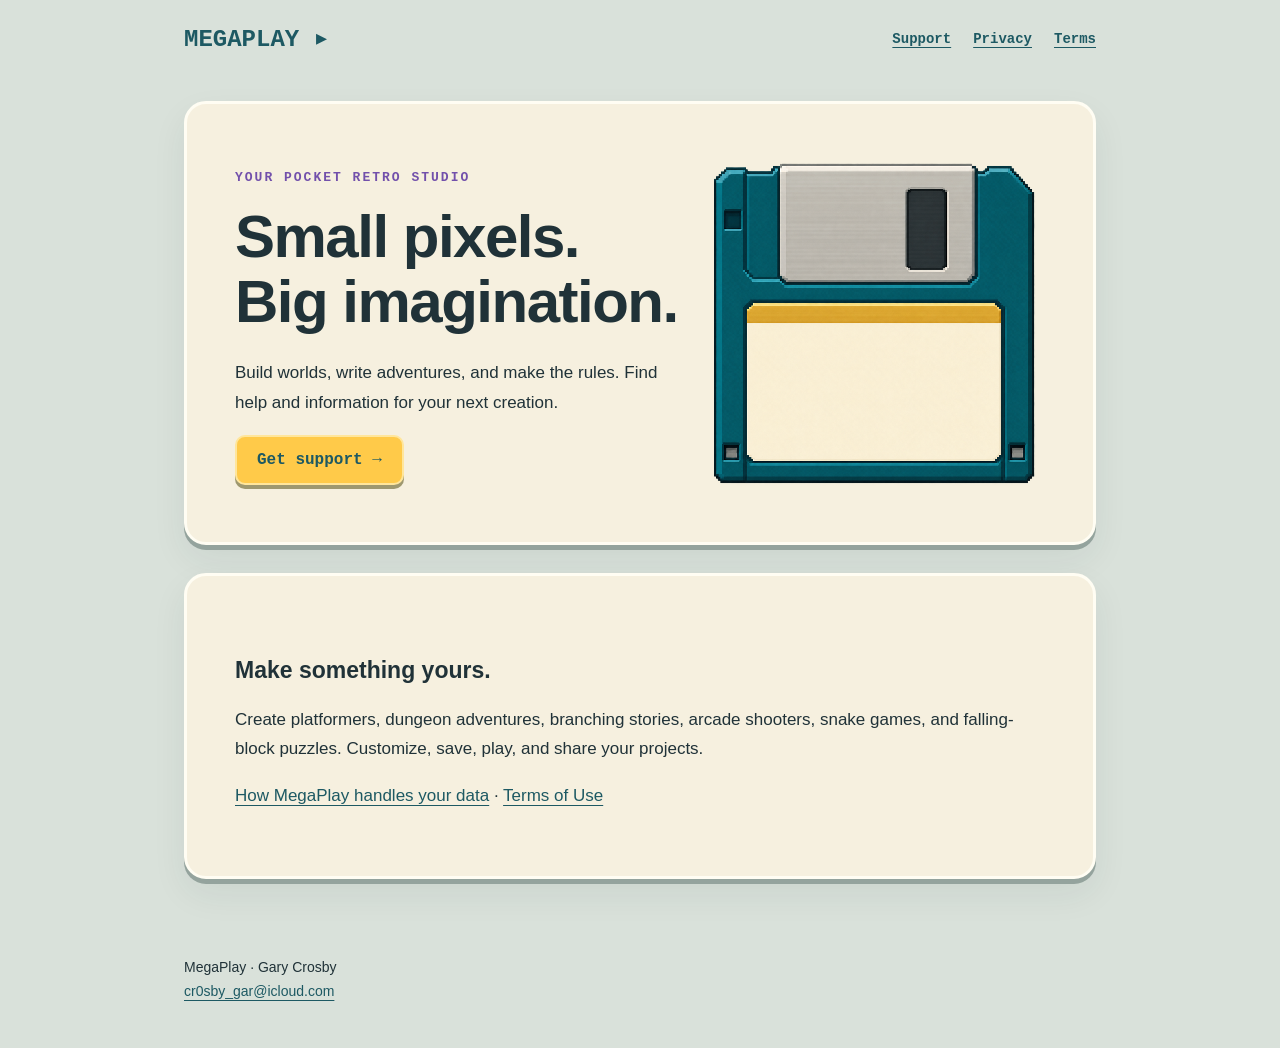
<file: index.html>
<!doctype html><html lang="en"><head><meta charset="utf-8"><meta name="viewport" content="width=device-width,initial-scale=1"><meta name="description" content="MegaPlay support, privacy and terms. Create your own retro games."><title>Welcome · MegaPlay</title><link rel="stylesheet" href="./style.css"></head><body><header><a class="brand" href="./">MEGAPLAY<span aria-hidden="true"> ▸</span></a><nav aria-label="Main navigation"><a href="./support/">Support</a><a href="./privacy/">Privacy</a><a href="./terms/">Terms</a></nav></header><main><section class="card hero"><div><span class="eyebrow">YOUR POCKET RETRO STUDIO</span><h1>Small pixels.<br>Big imagination.</h1><p>Build worlds, write adventures, and make the rules. Find help and information for your next creation.</p><a class="button" href="./support/">Get support →</a></div><img src="./assets/floppy.png" alt="Pixel-art floppy disk"></section><section class="card"><h2>Make something yours.</h2><p>Create platformers, dungeon adventures, branching stories, arcade shooters, snake games, and falling-block puzzles. Customize, save, play, and share your projects.</p><p><a href="./privacy/">How MegaPlay handles your data</a> · <a href="./terms/">Terms of Use</a></p></section></main><footer>MegaPlay · Gary Crosby<br><a href="mailto:cr0sby_gar@icloud.com">cr0sby_gar@icloud.com</a></footer></body></html>
</file>
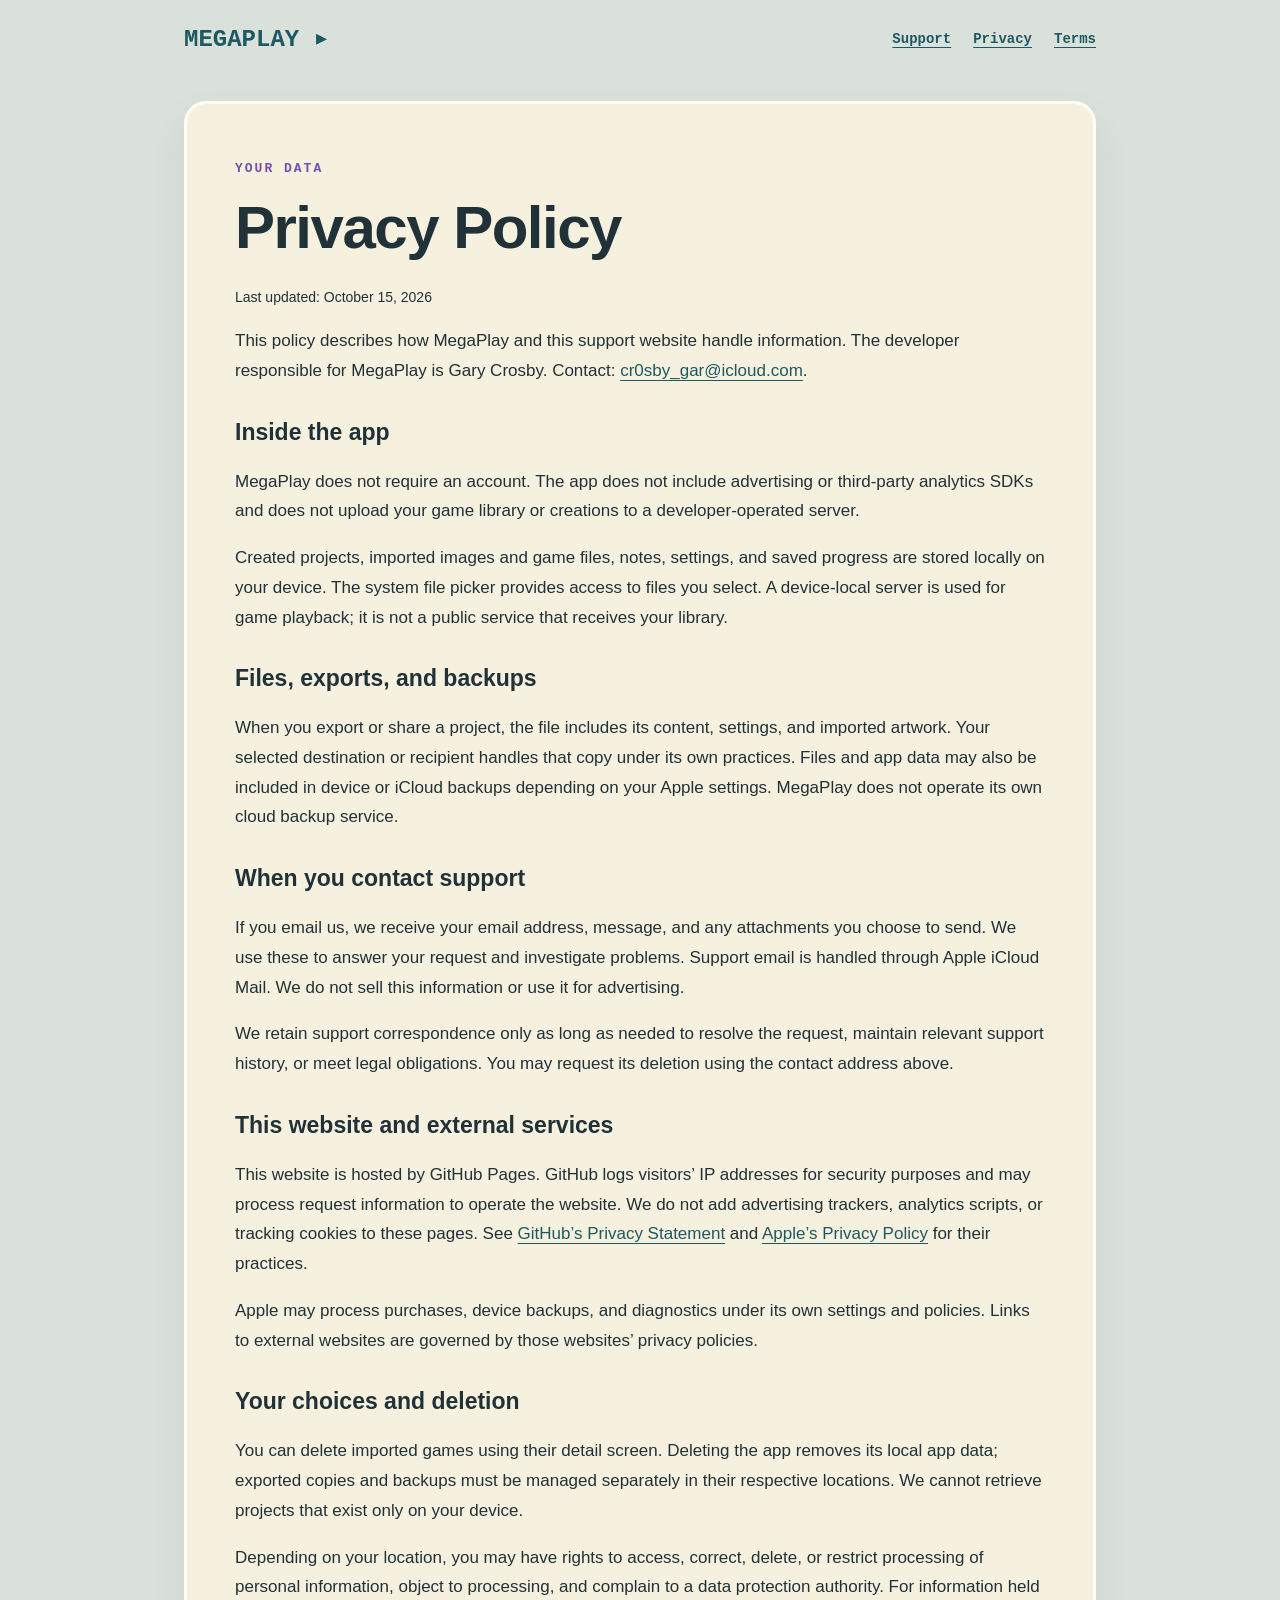
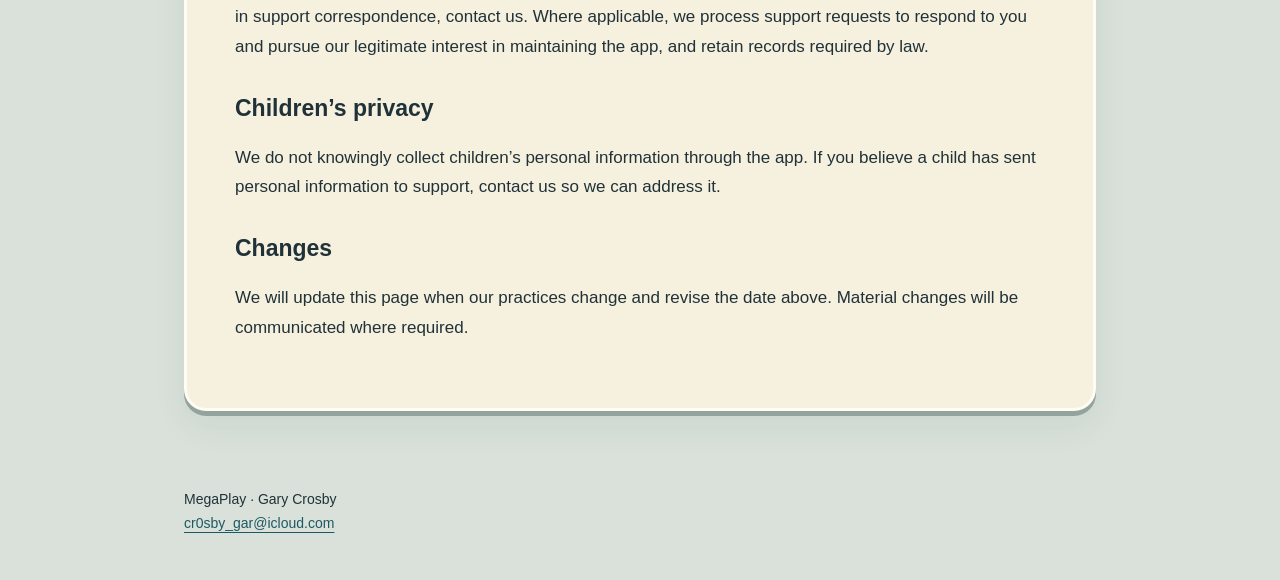
<file: privacy/index.html>
<!doctype html><html lang="en"><head><meta charset="utf-8"><meta name="viewport" content="width=device-width,initial-scale=1"><meta name="description" content="MegaPlay support, privacy and terms. Create your own retro games."><title>Privacy Policy · MegaPlay</title><link rel="stylesheet" href="../style.css"></head><body><header><a class="brand" href="../">MEGAPLAY<span aria-hidden="true"> ▸</span></a><nav aria-label="Main navigation"><a href="../support/">Support</a><a href="../privacy/">Privacy</a><a href="../terms/">Terms</a></nav></header><main><article class="card"><span class="eyebrow">YOUR DATA</span><h1>Privacy Policy</h1><p class="small">Last updated: October 15, 2026</p><p>This policy describes how MegaPlay and this support website handle information. The developer responsible for MegaPlay is Gary Crosby. Contact: <a href="mailto:cr0sby_gar@icloud.com">cr0sby_gar@icloud.com</a>.</p><h2>Inside the app</h2><p>MegaPlay does not require an account. The app does not include advertising or third-party analytics SDKs and does not upload your game library or creations to a developer-operated server.</p><p>Created projects, imported images and game files, notes, settings, and saved progress are stored locally on your device. The system file picker provides access to files you select. A device-local server is used for game playback; it is not a public service that receives your library.</p><h2>Files, exports, and backups</h2><p>When you export or share a project, the file includes its content, settings, and imported artwork. Your selected destination or recipient handles that copy under its own practices. Files and app data may also be included in device or iCloud backups depending on your Apple settings. MegaPlay does not operate its own cloud backup service.</p><h2>When you contact support</h2><p>If you email us, we receive your email address, message, and any attachments you choose to send. We use these to answer your request and investigate problems. Support email is handled through Apple iCloud Mail. We do not sell this information or use it for advertising.</p><p>We retain support correspondence only as long as needed to resolve the request, maintain relevant support history, or meet legal obligations. You may request its deletion using the contact address above.</p><h2>This website and external services</h2><p>This website is hosted by GitHub Pages. GitHub logs visitors’ IP addresses for security purposes and may process request information to operate the website. We do not add advertising trackers, analytics scripts, or tracking cookies to these pages. See <a href="https://docs.github.com/en/site-policy/privacy-policies/github-general-privacy-statement">GitHub’s Privacy Statement</a> and <a href="https://www.apple.com/legal/privacy/">Apple’s Privacy Policy</a> for their practices.</p><p>Apple may process purchases, device backups, and diagnostics under its own settings and policies. Links to external websites are governed by those websites’ privacy policies.</p><h2>Your choices and deletion</h2><p>You can delete imported games using their detail screen. Deleting the app removes its local app data; exported copies and backups must be managed separately in their respective locations. We cannot retrieve projects that exist only on your device.</p><p>Depending on your location, you may have rights to access, correct, delete, or restrict processing of personal information, object to processing, and complain to a data protection authority. For information held in support correspondence, contact us. Where applicable, we process support requests to respond to you and pursue our legitimate interest in maintaining the app, and retain records required by law.</p><h2>Children’s privacy</h2><p>We do not knowingly collect children’s personal information through the app. If you believe a child has sent personal information to support, contact us so we can address it.</p><h2>Changes</h2><p>We will update this page when our practices change and revise the date above. Material changes will be communicated where required.</p></article></main><footer>MegaPlay · Gary Crosby<br><a href="mailto:cr0sby_gar@icloud.com">cr0sby_gar@icloud.com</a></footer></body></html>
</file>
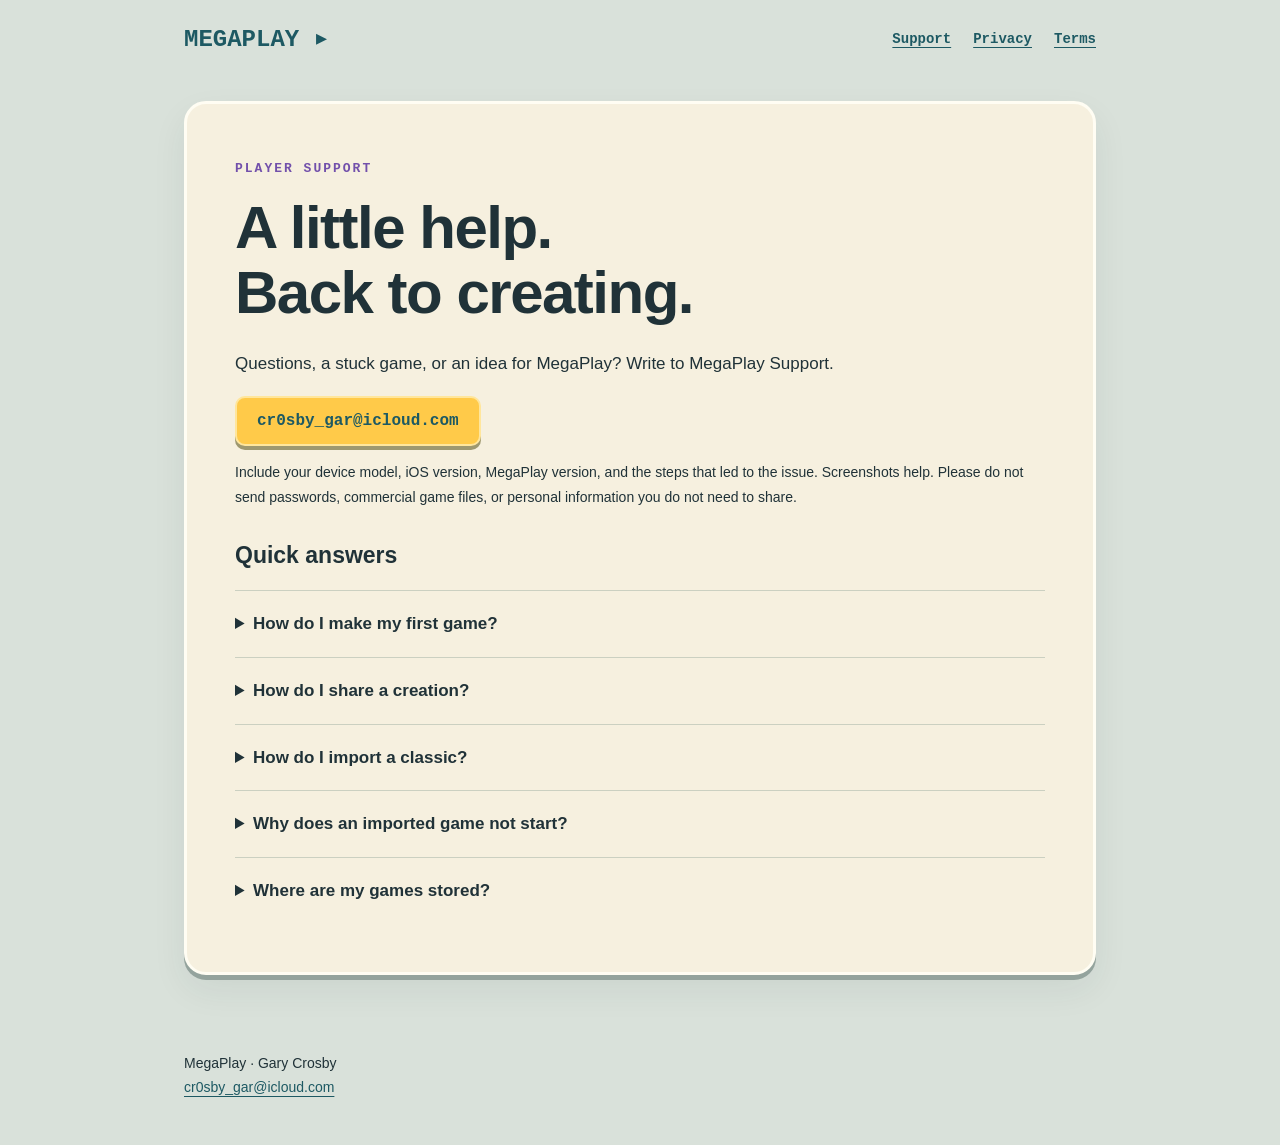
<file: support/index.html>
<!doctype html><html lang="en"><head><meta charset="utf-8"><meta name="viewport" content="width=device-width,initial-scale=1"><meta name="description" content="MegaPlay support, privacy and terms. Create your own retro games."><title>Support · MegaPlay</title><link rel="stylesheet" href="../style.css"></head><body><header><a class="brand" href="../">MEGAPLAY<span aria-hidden="true"> ▸</span></a><nav aria-label="Main navigation"><a href="../support/">Support</a><a href="../privacy/">Privacy</a><a href="../terms/">Terms</a></nav></header><main><div class="card"><span class="eyebrow">PLAYER SUPPORT</span><h1>A little help.<br>Back to creating.</h1><p>Questions, a stuck game, or an idea for MegaPlay? Write to MegaPlay Support.</p><a class="button" href="mailto:cr0sby_gar@icloud.com">cr0sby_gar@icloud.com</a><p class="small">Include your device model, iOS version, MegaPlay version, and the steps that led to the issue. Screenshots help. Please do not send passwords, commercial game files, or personal information you do not need to share.</p><h2>Quick answers</h2><details><summary>How do I make my first game?</summary><p>Open Create, choose a genre, and customize the template in Workshop. Tap Save game, then Play game to try it. Editing a saved game changes the button back to Save game.</p></details><details><summary>How do I share a creation?</summary><p>Use Export game to save a .megagame project. Another MegaPlay user can import it to edit or play. This file is a MegaPlay project, not a standalone app.</p></details><details><summary>How do I import a classic?</summary><p>Open Classics and tap Import a game, or the + beside search. Read the ownership notice, choose the system, and select a compatible file in Files. Import only files you have the right to use.</p></details><details><summary>Why does an imported game not start?</summary><p>Compatibility and performance vary by game and device. PS1 and PS2 playback is experimental. Check the selected system and file format. Contact support with the format and error message; do not attach the game itself.</p></details><details><summary>Where are my games stored?</summary><p>Projects and imported copies are stored on your device. Export important projects before deleting the app. Deleting an imported game in MegaPlay removes its local copy and saves, not the original file you selected in Files.</p></details></div></main><footer>MegaPlay · Gary Crosby<br><a href="mailto:cr0sby_gar@icloud.com">cr0sby_gar@icloud.com</a></footer></body></html>
</file>
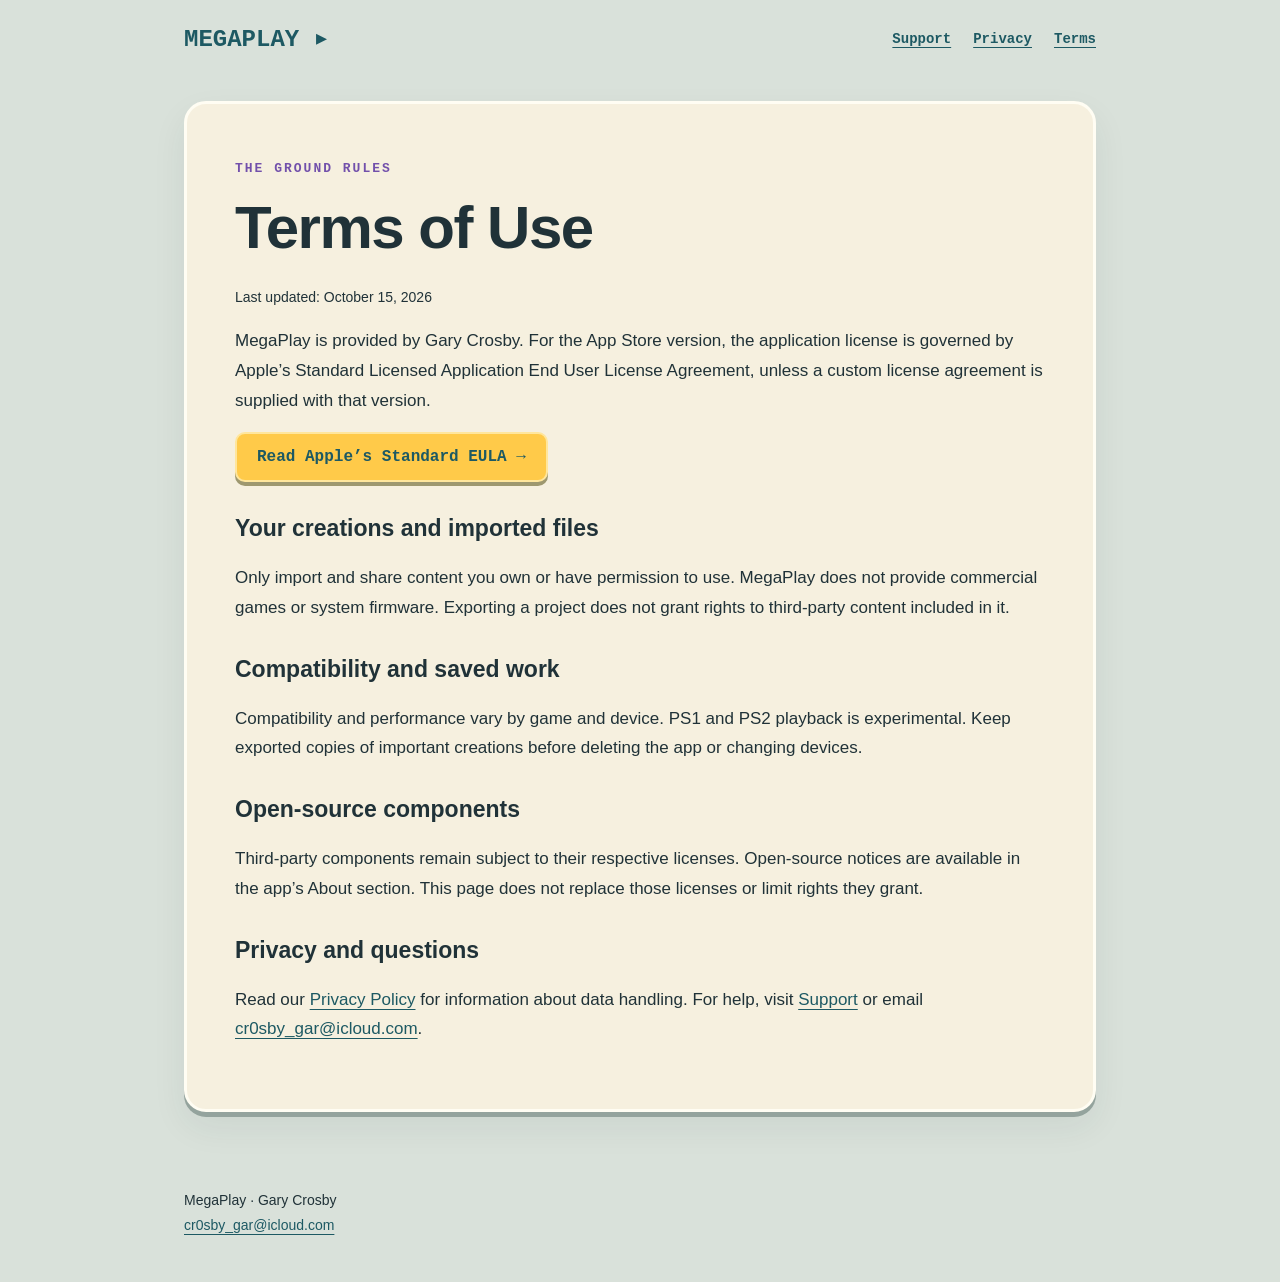
<file: terms/index.html>
<!doctype html><html lang="en"><head><meta charset="utf-8"><meta name="viewport" content="width=device-width,initial-scale=1"><meta name="description" content="MegaPlay support, privacy and terms. Create your own retro games."><title>Terms of Use · MegaPlay</title><link rel="stylesheet" href="../style.css"></head><body><header><a class="brand" href="../">MEGAPLAY<span aria-hidden="true"> ▸</span></a><nav aria-label="Main navigation"><a href="../support/">Support</a><a href="../privacy/">Privacy</a><a href="../terms/">Terms</a></nav></header><main><article class="card"><span class="eyebrow">THE GROUND RULES</span><h1>Terms of Use</h1><p class="small">Last updated: October 15, 2026</p><p>MegaPlay is provided by Gary Crosby. For the App Store version, the application license is governed by Apple’s Standard Licensed Application End User License Agreement, unless a custom license agreement is supplied with that version.</p><p><a class="button" href="https://www.apple.com/legal/internet-services/itunes/dev/stdeula/">Read Apple’s Standard EULA →</a></p><h2>Your creations and imported files</h2><p>Only import and share content you own or have permission to use. MegaPlay does not provide commercial games or system firmware. Exporting a project does not grant rights to third-party content included in it.</p><h2>Compatibility and saved work</h2><p>Compatibility and performance vary by game and device. PS1 and PS2 playback is experimental. Keep exported copies of important creations before deleting the app or changing devices.</p><h2>Open-source components</h2><p>Third-party components remain subject to their respective licenses. Open-source notices are available in the app’s About section. This page does not replace those licenses or limit rights they grant.</p><h2>Privacy and questions</h2><p>Read our <a href="../privacy/">Privacy Policy</a> for information about data handling. For help, visit <a href="../support/">Support</a> or email <a href="mailto:cr0sby_gar@icloud.com">cr0sby_gar@icloud.com</a>.</p></article></main><footer>MegaPlay · Gary Crosby<br><a href="mailto:cr0sby_gar@icloud.com">cr0sby_gar@icloud.com</a></footer></body></html>
</file>
<file: style.css>
*{box-sizing:border-box}body{margin:0;background:#d9e1da;color:#203238;font:17px/1.75 -apple-system,BlinkMacSystemFont,"Segoe UI",sans-serif}a{color:#1d5963;text-underline-offset:4px}header,main,footer{max-width:960px;margin:auto;padding:24px}header{display:flex;align-items:center;justify-content:space-between;gap:22px;flex-wrap:wrap}.brand{font:bold 24px monospace;text-decoration:none}nav{display:flex;gap:22px;flex-wrap:wrap}nav a{font: bold 14px monospace}h1{font-size:clamp(34px,6vw,60px);line-height:1.08;letter-spacing:-1.5px;margin:14px 0 24px}h2{font-size:23px;line-height:1.3;margin-top:32px}.eyebrow{font: bold 13px monospace;letter-spacing:2px;color:#7250ab}.card{background:#f6f0df;border:3px solid #fffdf3;border-radius:22px;padding:clamp(24px,5vw,48px);box-shadow:0 5px 0 #94a39d,0 15px 35px #20323812;margin-bottom:28px}.hero{display:grid;grid-template-columns:1.3fr 1fr;gap:24px;align-items:center}.hero img{width:100%;image-rendering:pixelated}.button{display:inline-block;padding:14px 20px;background:#ffca49;border:2px solid #ffe69c;border-radius:10px;box-shadow:0 4px 0 #9e986f;font:bold 16px monospace;text-decoration:none;overflow-wrap:anywhere}.small,footer{font-size:14px}footer{padding-bottom:45px}details{border-top:1px solid #cbd0c1;padding:18px 0}summary{cursor:pointer;font-weight:650}a:focus-visible,summary:focus-visible{outline:3px solid #7250ab;outline-offset:5px}p,li{overflow-wrap:anywhere}@media(max-width:600px){header,main,footer{padding:18px}.hero{grid-template-columns:1fr}.hero img{max-width:200px;margin:auto;grid-row:1}nav{gap:16px}h1{font-size:39px}}
</file>
